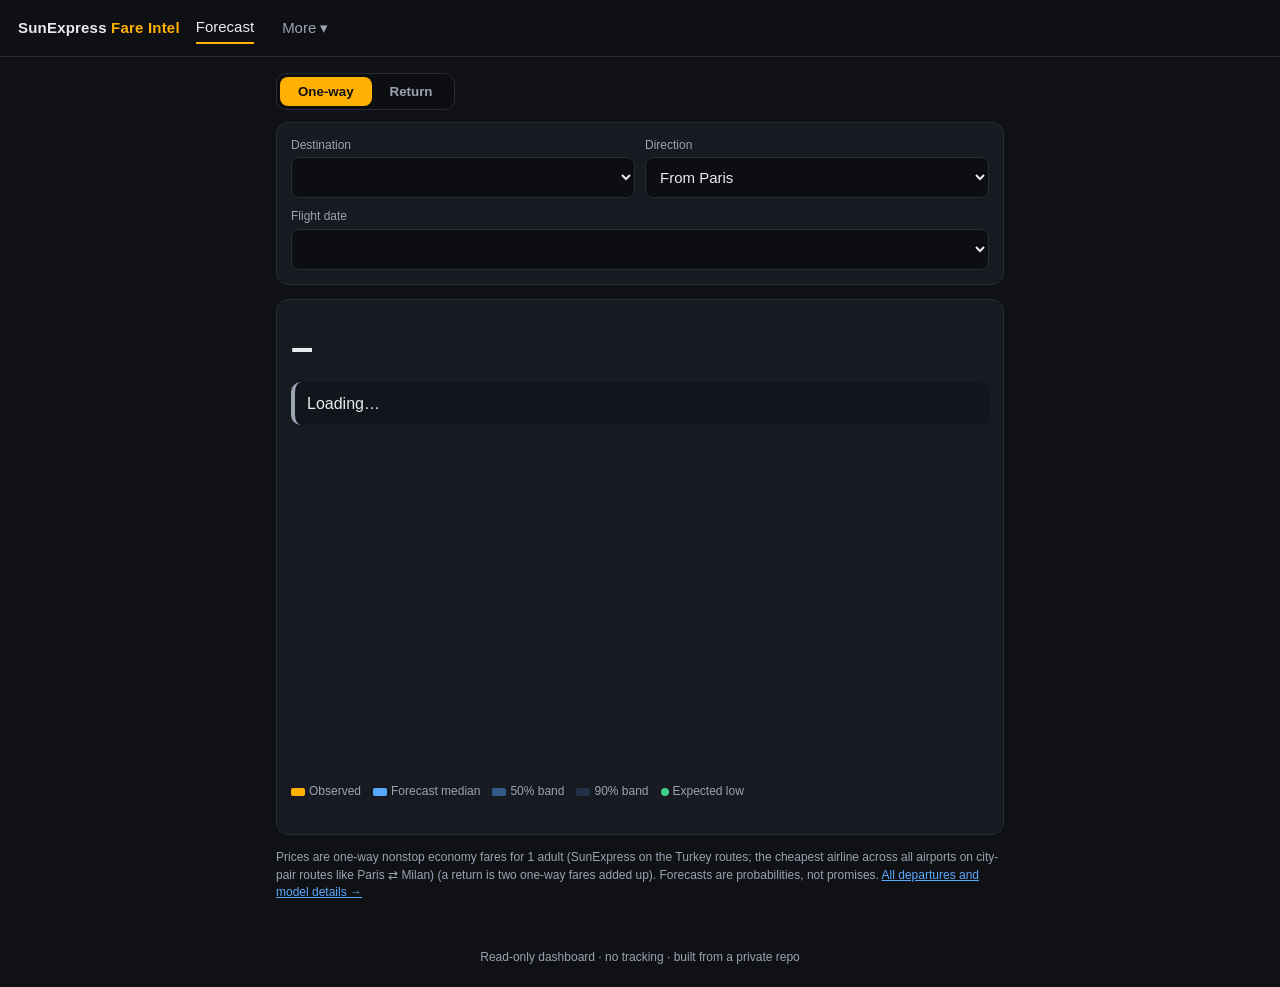
<file: index.html>
<!doctype html><html lang="en"><head><meta charset="utf-8"><meta name="robots" content="noindex,nofollow"><link rel="icon" href="data:,"><meta name="viewport" content="width=device-width,initial-scale=1">
<title>Forecast · SunExpress Fare Intel</title><link rel="stylesheet" href="assets/style.css">
<script src="assets/chart.umd.min.js"></script><script src="assets/common.js"></script><script src="assets/pair.js"></script><script src="assets/traj.js"></script></head><body>
<script>FI.header('index.html')</script>
<main class="focus">
<div class="seg" role="tablist" aria-label="Trip type"><button type="button" id="m-ow" class="on">One-way</button><button type="button" id="m-rt">Return</button></div>
<div class="card"><div class="pick">
 <div><label>Destination</label><select id="dest"></select></div>
 <div id="dirbox"><label>Direction</label><select id="dir"><option value="out">From Paris</option><option value="back">To Paris</option></select></div>
 <div class="full" id="owbox"><label>Flight date</label><select id="dep"></select></div>
 <div id="rtbox1" class="full" hidden><label>Outbound (from Paris)</label><select id="out"></select></div>
 <div id="rtbox2" class="full" hidden><label>Return (to Paris)</label><select id="back"></select></div>
</div></div>
<div class="card" id="heroCard">
 <div class="hero"><span class="price" id="price">–</span><span class="sub" id="sub"></span></div>
 <div class="vline" id="vline">Loading…</div>
 <div class="chartbox hero-chart"><canvas id="chart"></canvas></div>
 <div class="legend"><span><i style="background:#ffb000"></i>Observed</span><span><i style="background:#5aa9ff"></i>Forecast median</span><span><i style="background:rgba(90,169,255,.45)"></i>50% band</span><span><i style="background:rgba(90,169,255,.18)"></i>90% band</span><span><i style="background:#3ecf8e;border-radius:50%;width:8px"></i>Expected low</span></div>
 <div class="stats" id="stats"></div>
 <div class="acc" id="acc"></div>
</div>
<p class="small muted">Prices are one-way nonstop economy fares for 1 adult (SunExpress on the Turkey routes; the cheapest airline across all airports on city-pair routes like Paris ⇄ Milan) (a return is two one-way fares added up). Forecasts are probabilities, not promises. <a href="explorer.html" id="more">All departures and model details →</a></p>
</main><footer>Read-only dashboard · no tracking · built from a private repo</footer>
<script>
let DEP,META,FM,chart,mode='ow';const FC={},HI={};const $=id=>document.getElementById(id);
let DESTS=['AYT','ADB','GZT','ASR'];
const MON=['Jan','Feb','Mar','Apr','May','Jun','Jul','Aug','Sep','Oct','Nov','Dec'];const fmtD=s=>{const d=new Date(s+'T00:00:00Z');return d.getUTCDate()+' '+MON[d.getUTCMonth()];};
const addDays=(s,n)=>{const d=new Date(s+'T00:00:00Z');d.setUTCDate(d.getUTCDate()+n);return d.toISOString().slice(0,10);};
const dayDiff=(a,b)=>Math.round((Date.parse(b)-Date.parse(a))/864e5);
async function fc(r){if(!FC[r])FC[r]=await FI.json(`data/forecast/${r}.json`);return FC[r];}
async function hist(r){if(!HI[r])HI[r]=await FI.json(`data/history/${r}.json`);return HI[r];}
const opt=d=>`${d.dow} ${fmtD(d.dep_date)} ${d.dep_date.slice(0,4)} · ${FI.eur(d.price)}`;
(async()=>{
 const [d,m]=await Promise.all([FI.json('data/departures.json'),FI.json('data/forecast/meta.json')]);DEP=d.departures;META=d.meta;FM=m;FI.footer(META);
 DESTS=PAIR.dests(META);$('dest').innerHTML=DESTS.map(x=>`<option value="${x}">${META.city[x]||x}</option>`).join('');
 const qs=new URLSearchParams(location.search);
 if(qs.get('dest'))$('dest').value=qs.get('dest');if(qs.get('dir'))$('dir').value=qs.get('dir');
 $('m-ow').onclick=()=>setMode('ow');$('m-rt').onclick=()=>setMode('rt');
 $('dest').oninput=()=>fill();$('dir').oninput=()=>fill();$('dep').oninput=()=>draw();
 $('out').oninput=()=>fill(true);$('back').oninput=()=>draw();
 setMode(qs.get('mode')==='return'?'rt':'ow',qs);
})();
function setMode(m,qs){mode=m;['ow','rt'].forEach(k=>$('m-'+k).classList.toggle('on',k===m));
 $('dirbox').hidden=m==='rt';$('owbox').hidden=m==='rt';$('rtbox1').hidden=m!=='rt';$('rtbox2').hidden=m!=='rt';fill(false,qs);}
function legs(dest,dir){return DEP.filter(d=>d.price!=null&&d.dbd>=2&&(dir==='out'?d.dir==='out'&&d.dest===dest:d.dir==='back'&&d.origin===dest)).sort((a,b)=>a.dep_date<b.dep_date?-1:1);}
function fill(keepOut,qs){
 const dest=$('dest').value;
 if(mode==='ow'){const L=legs(dest,$('dir').value);const want=qs&&qs.get('dep');const cur=$('dep').value;
  $('dep').innerHTML=L.map(d=>`<option value="${d.id}">${opt(d)}</option>`).join('');
  const pick=[want,cur].find(v=>v&&L.some(d=>d.id===v));
  if(pick)$('dep').value=pick;else{const t=L.find(d=>d.dbd>=21)||L[0];if(t)$('dep').value=t.id;}
 }else{const O=legs(dest,'out'),Bk=legs(dest,'back');
  const prevO=keepOut?$('out').value:(qs&&qs.get('out'))||$('out').value;
  const okO=O.filter(o=>Bk.some(b=>b.dep_date>o.dep_date));
  $('out').innerHTML=okO.map(d=>`<option value="${d.id}">${opt(d)}</option>`).join('');
  if(okO.some(d=>d.id===prevO))$('out').value=prevO;else{const t=okO.find(d=>d.dbd>=21)||okO[0];if(t)$('out').value=t.id;}
  const o=DEP.find(d=>d.id===$('out').value);const B=o?Bk.filter(b=>b.dep_date>o.dep_date):[];
  const prevB=(qs&&qs.get('back'))||$('back').value;
  $('back').innerHTML=B.map(d=>`<option value="${d.id}">${opt(d)} · ${dayDiff(o.dep_date,d.dep_date)} nights</option>`).join('');
  if(B.some(d=>d.id===prevB))$('back').value=prevB;else{const t=B.find(b=>dayDiff(o.dep_date,b.dep_date)>=7)||B[0];if(t)$('back').value=t.id;}
  if(!Bk.length){$('vline').textContent=`The return leg (${META.city[dest]} → Paris) isn't collected for this route.`;return;}
 }
 draw();
}
async function draw(){
 let x,series,title,p0,fcRows,st,line,code,obs,dep_date;
 const today=FM.origin;
 if(mode==='ow'){
  x=DEP.find(d=>d.id===$('dep').value);if(!x)return;
  const [F,H]=await Promise.all([fc(x.route),hist(x.route)]);const f=F[x.id];
  obs=(H.history[x.id]||[]).map(p=>[p[0],p[1]]);dep_date=x.dep_date;
  if(!f){$('vline').textContent='No forecast for this flight yet.';return;}
  p0=f.p0;fcRows=f.h.map((h,i)=>({d:addDays(today,h),q:f.q[i]}));st=f.low;code=f.v;line=f.line;
  $('price').textContent=FI.eur(p0);$('sub').innerHTML=`${FI.routeName(x.route,META.city)} · ${x.dow} ${fmtD(x.dep_date)} · ${x.via||(x.flight+' '+(x.dep_time||''))}`;
  history.replaceState(null,'','?'+new URLSearchParams({dest:$('dest').value,dir:$('dir').value,dep:x.id}));
 }else{
  const a=DEP.find(d=>d.id===$('out').value),b=DEP.find(d=>d.id===$('back').value);if(!a||!b)return;
  const [Fa,Fb,Ha,Hb]=await Promise.all([fc(a.route),fc(b.route),hist(a.route),hist(b.route)]);const fa=Fa[a.id],fb=Fb[b.id];
  obs=PAIR.history(Ha.history[a.id],Hb.history[b.id]).map(p=>[p[0],p[1]]);dep_date=a.dep_date;
  if(!fa||!fb){$('vline').textContent='No forecast for one of the legs yet.';return;}
  // common horizons up to the outbound departure (you would book both legs before flying out)
  const hb=new Map(fb.h.map((h,i)=>[h,i]));const idx=fa.h.map((h,i)=>[h,i,hb.get(h)]).filter(t=>t[2]!=null);
  const hs=idx.map(t=>t[0]);
  const legsQ=[{p0:fa.p0,q:idx.map(t=>fa.q[t[1]])},{p0:fb.p0,q:idx.map(t=>fb.q[t[2]])}];
  const paths=TRAJ.sample(legsQ,hs,FM.ZL,FM.beta,FM.rho_x,1500,7);
  const Q=TRAJ.quantiles(paths,FM.QL);p0=fa.p0+fb.p0;const dates=hs.map(h=>addDays(today,h));
  fcRows=hs.map((h,i)=>({d:dates[i],q:Q[i]}));st=TRAJ.lowest(p0,paths,dates);[code,line]=TRAJ.verdict(p0,st,Q.map(q=>q[3]));
  $('price').textContent=FI.eur(p0);$('sub').innerHTML=`${PAIR.home(META,$('dest').value)} ⇄ ${META.city[$('dest').value]} · ${fmtD(a.dep_date)} → ${fmtD(b.dep_date)} · ${dayDiff(a.dep_date,b.dep_date)} nights · ${FI.eur(fa.p0)} + ${FI.eur(fb.p0)}`;
  history.replaceState(null,'','?'+new URLSearchParams({mode:'return',dest:$('dest').value,out:a.id,back:b.id}));
 }
 $('vline').className='vline '+code;$('vline').textContent=line;
 // chart on a numeric day axis (0 = today)
 const X=d=>dayDiff(today,d);
 const hist_=obs.map(([d,p])=>({x:X(d),y:p}));
 const f0={x:0,y:p0};const q=i=>[{x:0,y:p0},...fcRows.map(r=>({x:X(r.d),y:r.q[i]}))];
 const low=st&&st.p_cheaper>=0.25&&st.dip_week?[{x:Math.max(1,X(st.dip_week)+3),y:st.low_med}]:[];
 const ds=[
  {label:'q05',data:q(0),borderWidth:0,pointRadius:0,fill:false},
  {label:'90% band',data:q(6),borderWidth:0,pointRadius:0,fill:'-1',backgroundColor:'rgba(90,169,255,.16)'},
  {label:'q25',data:q(2),borderWidth:0,pointRadius:0,fill:false},
  {label:'50% band',data:q(4),borderWidth:0,pointRadius:0,fill:'-1',backgroundColor:'rgba(90,169,255,.38)'},
  {label:'Forecast median',data:q(3),borderColor:'#5aa9ff',borderWidth:2,borderDash:[5,4],pointRadius:0,fill:false},
  {label:'Observed',data:hist_,borderColor:'#ffb000',borderWidth:2.2,pointRadius:0,stepped:true,fill:false},
  {label:'Expected low',data:low,showLine:false,pointRadius:6,pointBackgroundColor:'#3ecf8e',borderColor:'#0f1115',borderWidth:2}];
 if(chart)chart.destroy();
 const xmin=hist_.length?hist_[0].x:-1,xmax=X(dep_date);
 chart=new Chart($('chart'),{type:'line',data:{datasets:ds},options:{responsive:true,maintainAspectRatio:false,parsing:false,animation:false,
  interaction:{mode:'nearest',axis:'x',intersect:false},
  plugins:{legend:{display:false},tooltip:{filter:i=>['Observed','Forecast median','Expected low','90% band','50% band'].includes(i.dataset.label),
   callbacks:{title:i=>fmtD(addDays(today,i[0].parsed.x)),label:i=>`${i.dataset.label}: €${Math.round(i.parsed.y)}`}}},
  scales:{x:{type:'linear',min:xmin,max:xmax,afterBuildTicks:ax=>{const t=[xmin,Math.round(xmin/2),0,Math.round(xmax/2),xmax].filter((v,i,a)=>a.indexOf(v)===i&&(v===0||Math.abs(v)>=Math.max(3,(xmax-xmin)/12)||v===xmin||v===xmax));ax.ticks=t.map(v=>({value:v}));},ticks:{autoSkip:false,maxRotation:0,callback:v=>fmtD(addDays(today,v))},grid:{color:c=>c.tick&&c.tick.value===0?'#9aa3b2':'#262b36'}},
   y:{ticks:{callback:v=>'€'+v}}}}});
 const dd=X(dep_date);
 $('stats').innerHTML=`<div class="stat"><span>Expected lowest</span><b>${FI.eur(st.low_med)}</b><span>${st.dip_week&&st.p_cheaper>=0.25?'likely week of '+fmtD(st.dip_week):'likely today’s price'}</span></div>
 <div class="stat"><span>Chance of a cheaper fare</span><b>${Math.round(+st.p_cheaper.toFixed(2)*100)}%</b><span>≥€3 below today</span></div>
 <div class="stat"><span>Departure</span><b>${dd} days</b><span>${fmtD(dep_date)}</span></div>`;
 accNote(dd);
}
function accNote(dd){
 const a=FM.accuracy,lv=FM.live||{};const b=dd<=7?'1-7':dd<=14?'8-14':dd<=30?'15-30':'31-60';
 const w=(lv.windows||{})['30d']||(lv.windows||{}).all;const mine=w?w.overall.find(r=>r.model_version===FM.version):null;
 const liveTxt=mine?`Live (${lv.live_days} day${lv.live_days>1?'s':''} scored): 90% band hit <b>${Math.round(mine.cov90*100)}%</b>, typical error <b>€${mine.med_ae.toFixed(0)}</b>.`
  :`Live track record: logging since ${(FM.live.snapshots[FM.version]||{}).first_origin||FM.origin}; first scores appear as the forecast days arrive.`;
 $('acc').innerHTML=`<b>How accurate is this?</b> In a rolling backtest (${a.origins.length} weekly origins, ${a.n_test.toLocaleString('en')} forecasts) the 90% band contained the real price <b>${Math.round(a.cov90*100)}%</b> of the time; average error of the median €${a.mae_by_bucket['1-7']} at 1–7 days, €${a.mae_by_bucket['15-30']} at 15–30 days, €${a.mae_by_bucket['31-60']} at 31–60 days.
 ${dd>60?'<b>Beyond 60 days the bands are extrapolated</b> (only ~9 weeks of history), so treat them as rough. ':''}${/GZT|ASR/.test($('dest').value)?'Gaziantep and Kayseri have only a handful of seasonal flights, so this route borrows patterns from the others. ':''}<br>${liveTxt} <a href="track.html">Track record →</a>`;
}
</script></body></html>
</file>
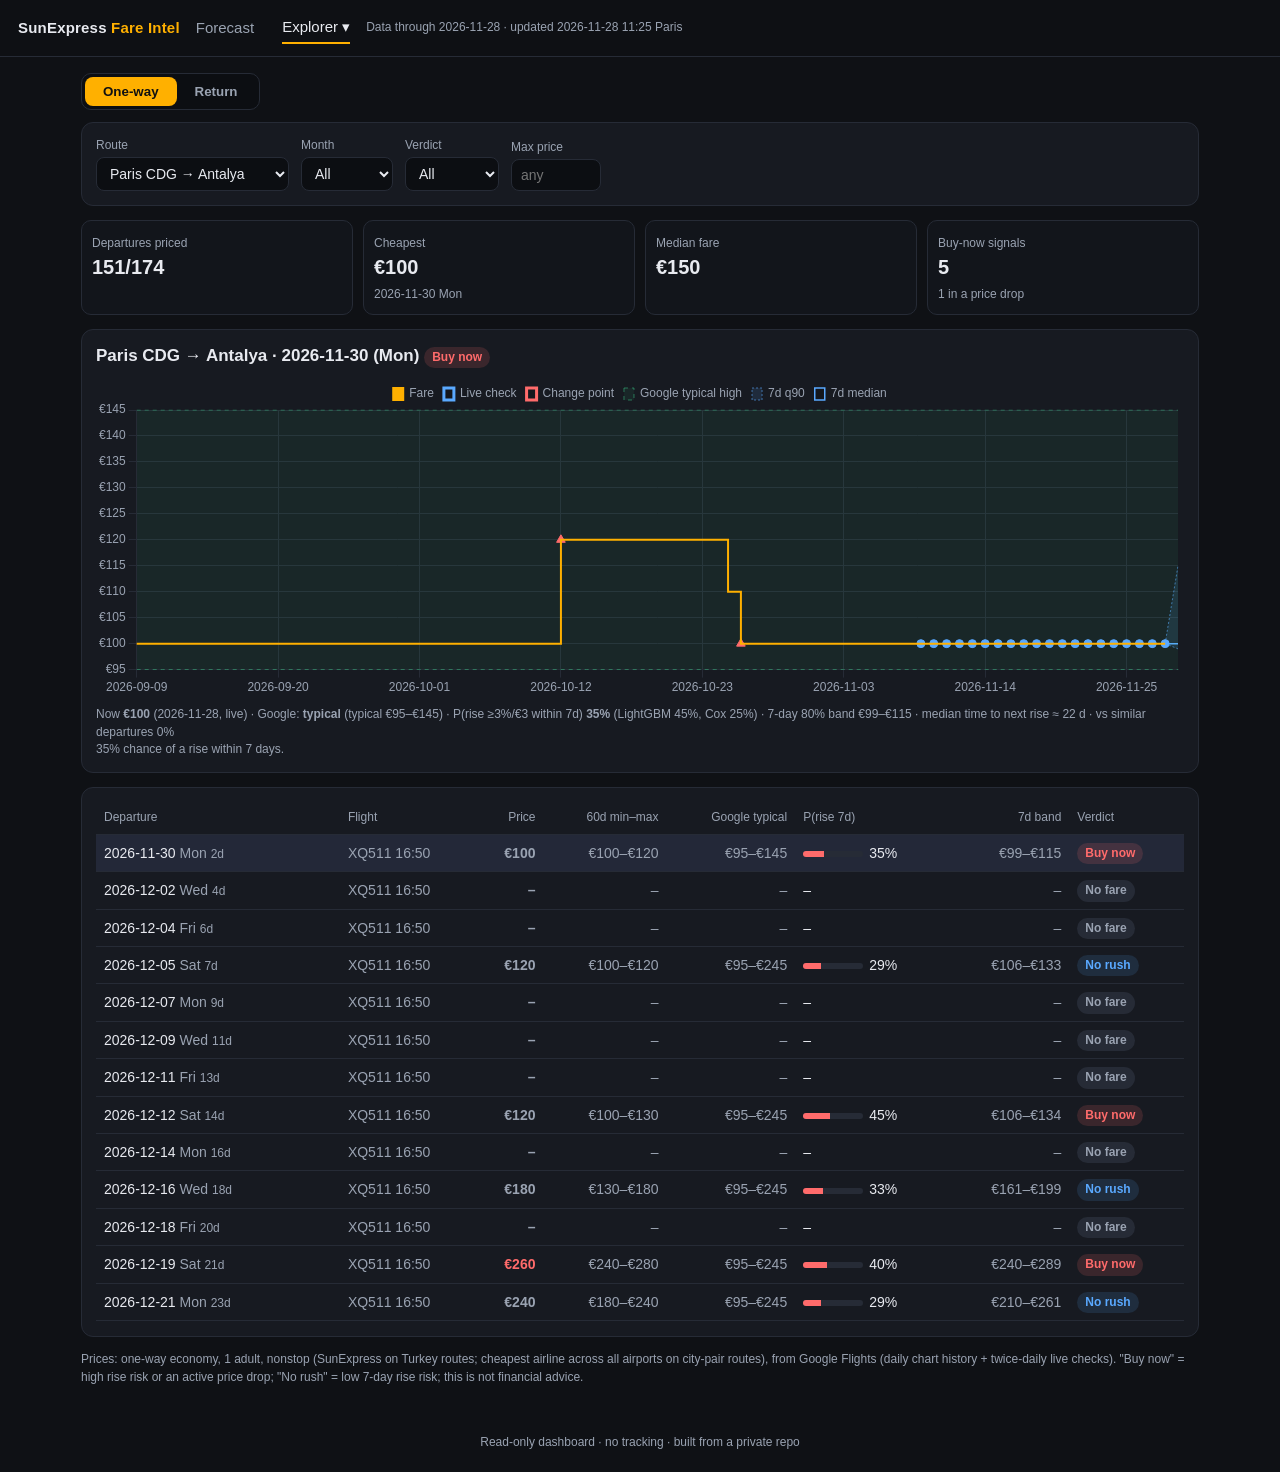
<file: explorer.html>
<!doctype html><html lang="en"><head><meta charset="utf-8"><meta name="robots" content="noindex,nofollow"><link rel="icon" href="data:,"><meta name="viewport" content="width=device-width,initial-scale=1">
<title>Explorer · SunExpress Fare Intel</title><link rel="stylesheet" href="assets/style.css">
<script src="assets/chart.umd.min.js"></script><script src="assets/common.js"></script><script src="assets/pair.js"></script><script src="assets/return.js"></script></head><body>
<script>FI.header('explorer.html')</script>
<main>
<div class="seg" role="tablist" aria-label="Trip type"><button type="button" id="m-ow" role="tab" class="on" aria-selected="true">One-way</button><button type="button" id="m-rt" role="tab" aria-selected="false">Return</button></div>
<div id="ow">
<div class="card"><div class="row">
 <div><label>Route</label><select id="route"></select></div>
 <div><label>Month</label><select id="month"><option value="">All</option></select></div>
 <div><label>Verdict</label><select id="verdict"><option value="">All</option><option>Buy now</option><option>Wait</option><option>No rush</option><option>No fare</option></select></div>
 <div><label>Max price</label><input id="maxp" type="number" placeholder="any" style="width:90px"></div>
</div></div>
<div class="kpis" id="kpis"></div>
<div class="card" style="margin-top:14px"><h2 id="ctitle">Select a departure</h2>
 <div class="chartbox"><canvas id="chart"></canvas></div>
 <div id="detail" class="small muted" style="margin-top:8px"></div></div>
<div class="card"><div class="scroll"><table><thead><tr>
 <th>Departure</th><th class="hide-m">Flight</th><th class="num">Price</th><th class="num hide-m">60d min–max</th><th class="num hide-m">Google typical</th>
 <th>P(rise 7d)</th><th class="num hide-m">7d band</th><th>Verdict</th></tr></thead><tbody id="tb"></tbody></table></div></div>
<p class="small muted">Prices: one-way economy, 1 adult, nonstop (SunExpress on Turkey routes; cheapest airline across all airports on city-pair routes), from Google Flights (daily chart history + twice-daily live checks). "Buy now" = high rise risk or an active price drop; "No rush" = low 7-day rise risk; this is not financial advice.</p>
</div>
<div id="rt" hidden>
<div class="card"><div class="row rrow">
 <div><label>Route</label><select id="rdest"></select></div>
 <div class="grow"><label>Outbound (Paris → destination)</label><select id="rout"></select></div>
 <div class="grow"><label>Return (destination → Paris)</label><select id="rback"></select></div>
</div><p id="rnote" class="small" hidden></p></div>
<div id="rbody">
<div class="kpis" id="rkpis"></div>
<div class="card" style="margin-top:14px"><h2 id="rctitle">Return price history</h2>
 <div class="chartbox"><canvas id="rchart"></canvas></div>
 <div id="rhnote" class="small muted" style="margin-top:8px"></div></div>
<div class="grid2" id="rlegs"></div>
<p class="small muted" id="rverdict"></p>
<div class="card"><div class="row" style="justify-content:space-between"><h2 id="rttl" style="margin:0">Cheapest returns</h2>
 <div class="row"><div><label>Nights min</label><input id="rmin" type="number" min="1" max="60" value="3" style="width:70px"></div>
 <div><label>Nights max</label><input id="rmax" type="number" min="1" max="60" value="14" style="width:70px"></div>
 <div><label>Outbound month</label><select id="rmonth"><option value="">Any</option></select></div></div></div>
 <div class="scroll" style="margin-top:10px"><table><thead><tr><th class="hide-m">#</th><th>Out</th><th>Back</th><th class="num">Nights</th><th class="num">Total</th><th class="num hide-m">Out + back</th><th class="num hide-m">7d band</th><th class="hide-m">Risk</th><th>Verdict</th></tr></thead><tbody id="rtb"></tbody></table></div>
 <p class="small muted" style="margin-bottom:0">Tap a row to load that pair above.</p></div>
</div>
<p class="small muted">Return = two one-way fares added up (each leg is priced separately; 1 adult, economy). Risk = chance at least one leg rises ≥3%/€3 within 7 days, legs treated as independent. 7-day band = sum of the legs' 80% bands. Not financial advice.</p>
</div>
</main><footer>Read-only dashboard · no tracking · built from a private repo</footer>
<script>
let DEP=[],META,HIST={},chart;
const $=id=>document.getElementById(id);
(async()=>{
 const d=await FI.json('data/departures.json');DEP=d.departures;META=d.meta;FI.footer(META);
 const qs=new URLSearchParams(location.search);
 (META.route_info?META.route_info.map(x=>x[0]):META.routes).forEach(r=>$('route').insertAdjacentHTML('beforeend',`<option value="${r}">${FI.routeName(r,META.city)}</option>`));
 if(qs.get('route'))$('route').value=qs.get('route');
 ['route','month','verdict','maxp'].forEach(i=>$(i).addEventListener('input',render));
 RT.init(DEP,META,qs);
 $('m-ow').onclick=()=>setMode('ow');$('m-rt').onclick=()=>setMode('rt');
 if(qs.get('mode')==='return')setMode('rt');
 await render(qs.get('dep'));
})();
function setMode(m){
 $('ow').hidden=m!=='ow';$('rt').hidden=m!=='rt';
 ['ow','rt'].forEach(k=>{$('m-'+k).classList.toggle('on',k===m);$('m-'+k).setAttribute('aria-selected',k===m);});
 if(m==='rt')RT.activate();else{const q=new URLSearchParams(location.search);if(q.get('mode')){history.replaceState(null,'',location.pathname);}if(chart)chart.resize();}
}
async function loadHist(r){if(!HIST[r])HIST[r]=await FI.json(`data/history/${r}.json`);return HIST[r];}
async function render(selId){
 const r=$('route').value;const all=DEP.filter(x=>x.route===r);
 const months=[...new Set(all.map(x=>x.dep_date.slice(0,7)))];
 const mcur=$('month').value;$('month').innerHTML='<option value="">All</option>'+months.map(m=>`<option ${m===mcur?'selected':''}>${m}</option>`).join('');
 const mp=+$('maxp').value||Infinity;
 const rows=all.filter(x=>(!$('month').value||x.dep_date.startsWith($('month').value))&&(!$('verdict').value||x.verdict===$('verdict').value)&&((x.price??0)<=mp));
 const priced=all.filter(x=>x.price!=null);const cheapest=priced.slice().sort((a,b)=>a.price-b.price)[0];
 const buy=priced.filter(x=>x.verdict==='Buy now').length,sale=priced.filter(x=>x.sale).length;
 $('kpis').innerHTML=`<div class="kpi"><span class="muted small">Departures priced</span><b>${priced.length}/${all.length}</b></div>
 <div class="kpi"><span class="muted small">Cheapest</span><b>${cheapest?FI.eur(cheapest.price):'–'}</b><span class="small muted">${cheapest?cheapest.dep_date+' '+cheapest.dow:''}</span></div>
 <div class="kpi"><span class="muted small">Median fare</span><b>${FI.eur(priced.map(x=>x.price).sort((a,b)=>a-b)[Math.floor(priced.length/2)])}</b></div>
 <div class="kpi"><span class="muted small">Buy-now signals</span><b>${buy}</b><span class="small muted">${sale} in a price drop</span></div>`;
 $('tb').innerHTML=rows.map(x=>`<tr data-id="${x.id}"><td>${x.dep_date} <span class="muted">${x.dow}</span> <span class="muted small">${x.dbd}d</span>${x.sale?'<span class="tag">drop</span>':''}</td>
  <td class="hide-m muted">${x.via||(x.flight+' '+(x.dep_time||''))}</td><td class="num"><b class="f-${x.fair||'typical'}">${FI.eur(x.price)}</b></td>
  <td class="num hide-m muted">${x.min60!=null?FI.eur(x.min60)+'–'+FI.eur(x.max60):'–'}</td>
  <td class="num hide-m muted">${x.g_lo!=null?FI.eur(x.g_lo)+'–'+FI.eur(x.g_hi):'–'}</td>
  <td>${FI.bar(x.p_rise)}</td><td class="num hide-m muted">${x.q10!=null?FI.eur(x.q10)+'–'+FI.eur(x.q90):'–'}</td><td>${FI.pill(x.verdict)}</td></tr>`).join('')||'<tr><td colspan=8 class="muted">No departures match.</td></tr>';
 [...$('tb').querySelectorAll('tr[data-id]')].forEach(tr=>tr.onclick=()=>show(tr.dataset.id));
 const first=selId&&rows.find(x=>x.id===selId)?selId:(rows.find(x=>x.price!=null)||{}).id;
 if(first)show(first);
}
async function show(id){
 const x=DEP.find(d=>d.id===id);if(!x)return;
 document.querySelectorAll('#tb tr').forEach(tr=>tr.classList.toggle('sel',tr.dataset.id===id));
 const H=await loadHist(x.route);const h=(H.history[id]||[]);const cps=new Set((H.changepoints||{})[id]||[]);
 const labels=h.map(p=>p[0]);
 let fl=null;if(x.q50!=null){const d=new Date(x.price_date);d.setDate(d.getDate()+7);fl=d.toISOString().slice(0,10);labels.push(fl);}
 const line=h.map(p=>p[1]);const live=h.map(p=>p[2]==='L'?p[1]:null);const cp=h.map(p=>cps.has(p[0])?p[1]:null);
 const ds=[{label:'Fare',data:line,borderColor:'#ffb000',backgroundColor:'#ffb000',pointRadius:0,stepped:true,borderWidth:2},
  {label:'Live check',data:live,showLine:false,pointRadius:4,pointBackgroundColor:'#5aa9ff',borderColor:'#5aa9ff'},
  {label:'Change point',data:cp,showLine:false,pointRadius:5,pointStyle:'triangle',pointBackgroundColor:'#ff6b6b',borderColor:'#ff6b6b'}];
 if(x.g_lo!=null){ds.push({label:'Google typical low',data:labels.map(()=>x.g_lo),borderColor:'rgba(62,207,142,.5)',borderDash:[4,4],pointRadius:0,borderWidth:1,fill:false});
  ds.push({label:'Google typical high',data:labels.map(()=>x.g_hi),borderColor:'rgba(62,207,142,.5)',borderDash:[4,4],pointRadius:0,borderWidth:1,fill:'-1',backgroundColor:'rgba(62,207,142,.07)'});}
 if(fl){const n=labels.length;const band=(v)=>labels.map((l,i)=>i===n-2||i===n-1?(i===n-1?v:x.price):null);
  ds.push({label:'7d q10',data:band(x.q10),borderColor:'rgba(90,169,255,.6)',pointRadius:0,borderWidth:1,spanGaps:true,borderDash:[2,2]});
  ds.push({label:'7d q90',data:band(x.q90),borderColor:'rgba(90,169,255,.6)',pointRadius:0,borderWidth:1,spanGaps:true,borderDash:[2,2],fill:'-1',backgroundColor:'rgba(90,169,255,.12)'});
  ds.push({label:'7d median',data:band(x.q50),borderColor:'#5aa9ff',pointRadius:[0],borderWidth:1.5,spanGaps:true});}
 if(chart)chart.destroy();
 chart=new Chart($('chart'),{type:'line',data:{labels,datasets:ds},options:{responsive:true,maintainAspectRatio:false,interaction:{mode:'index',intersect:false},
  plugins:{legend:{labels:{boxWidth:10,filter:i=>!/q10|typical low/.test(i.text)}},tooltip:{filter:i=>i.raw!=null}},scales:{x:{ticks:{maxTicksLimit:8}},y:{ticks:{callback:v=>'€'+v}}}}});
 $('ctitle').innerHTML=`${FI.routeName(x.route,META.city)} · ${x.dep_date} (${x.dow}) ${FI.pill(x.verdict)}`;
 $('detail').innerHTML=x.price==null?x.reason:`Now <b>${FI.eur(x.price)}</b> (${x.price_date}${x.src==='L'?', live':''}) · Google: <b class="f-${x.fair}">${x.g_level||'n/a'}</b>${x.g_lo!=null?` (typical ${FI.eur(x.g_lo)}–${FI.eur(x.g_hi)})`:''}
  · P(rise ≥3%/€3 within 7d) <b>${FI.pct(x.p_rise)}</b> (LightGBM ${FI.pct(x.p_lgbm)}, Cox ${FI.pct(x.p_cox)}) · 7-day 80% band ${FI.eur(x.q10)}–${FI.eur(x.q90)}
  ${x.med_days_to_rise!=null?` · median time to next rise ≈ ${x.med_days_to_rise} d`:''} · vs similar departures ${x.rel_base?Math.round((x.rel_base-1)*100)+'%':'–'}<br>${x.reason}`;
}
</script></body></html>
</file>
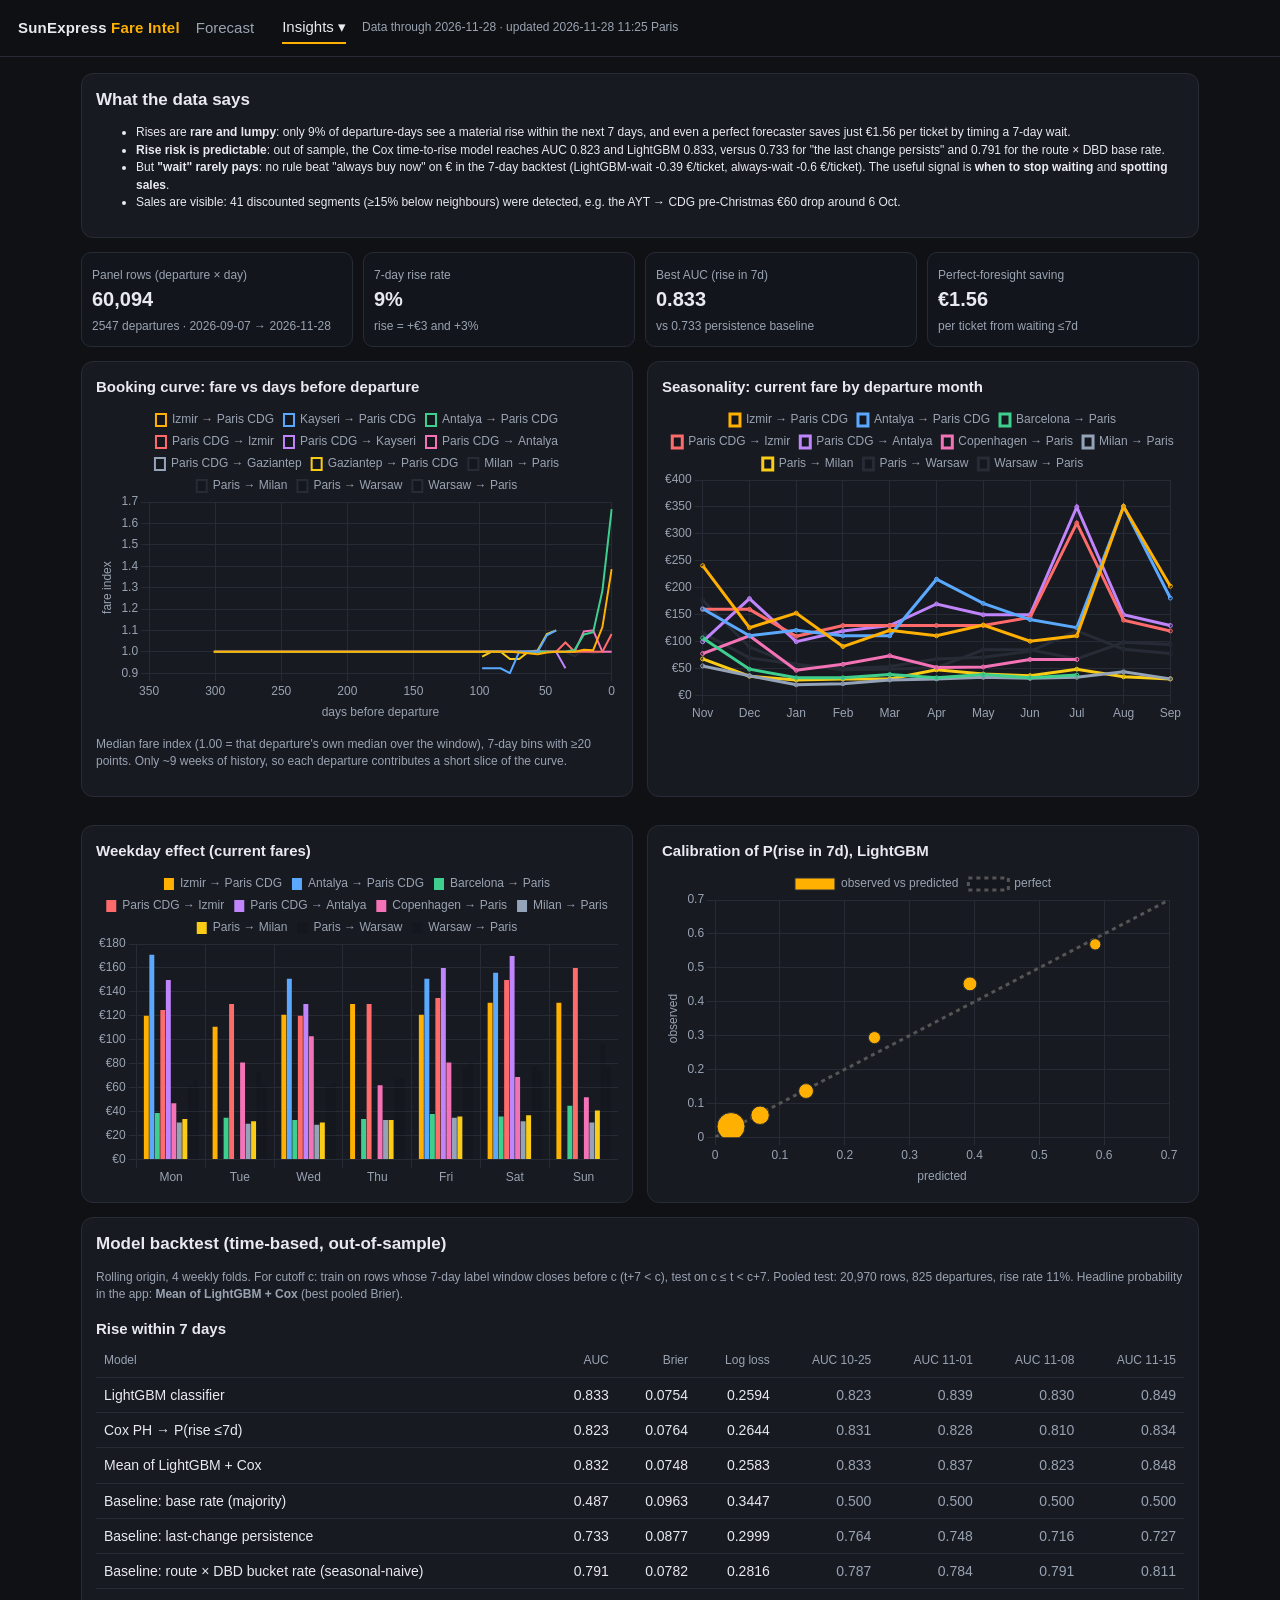
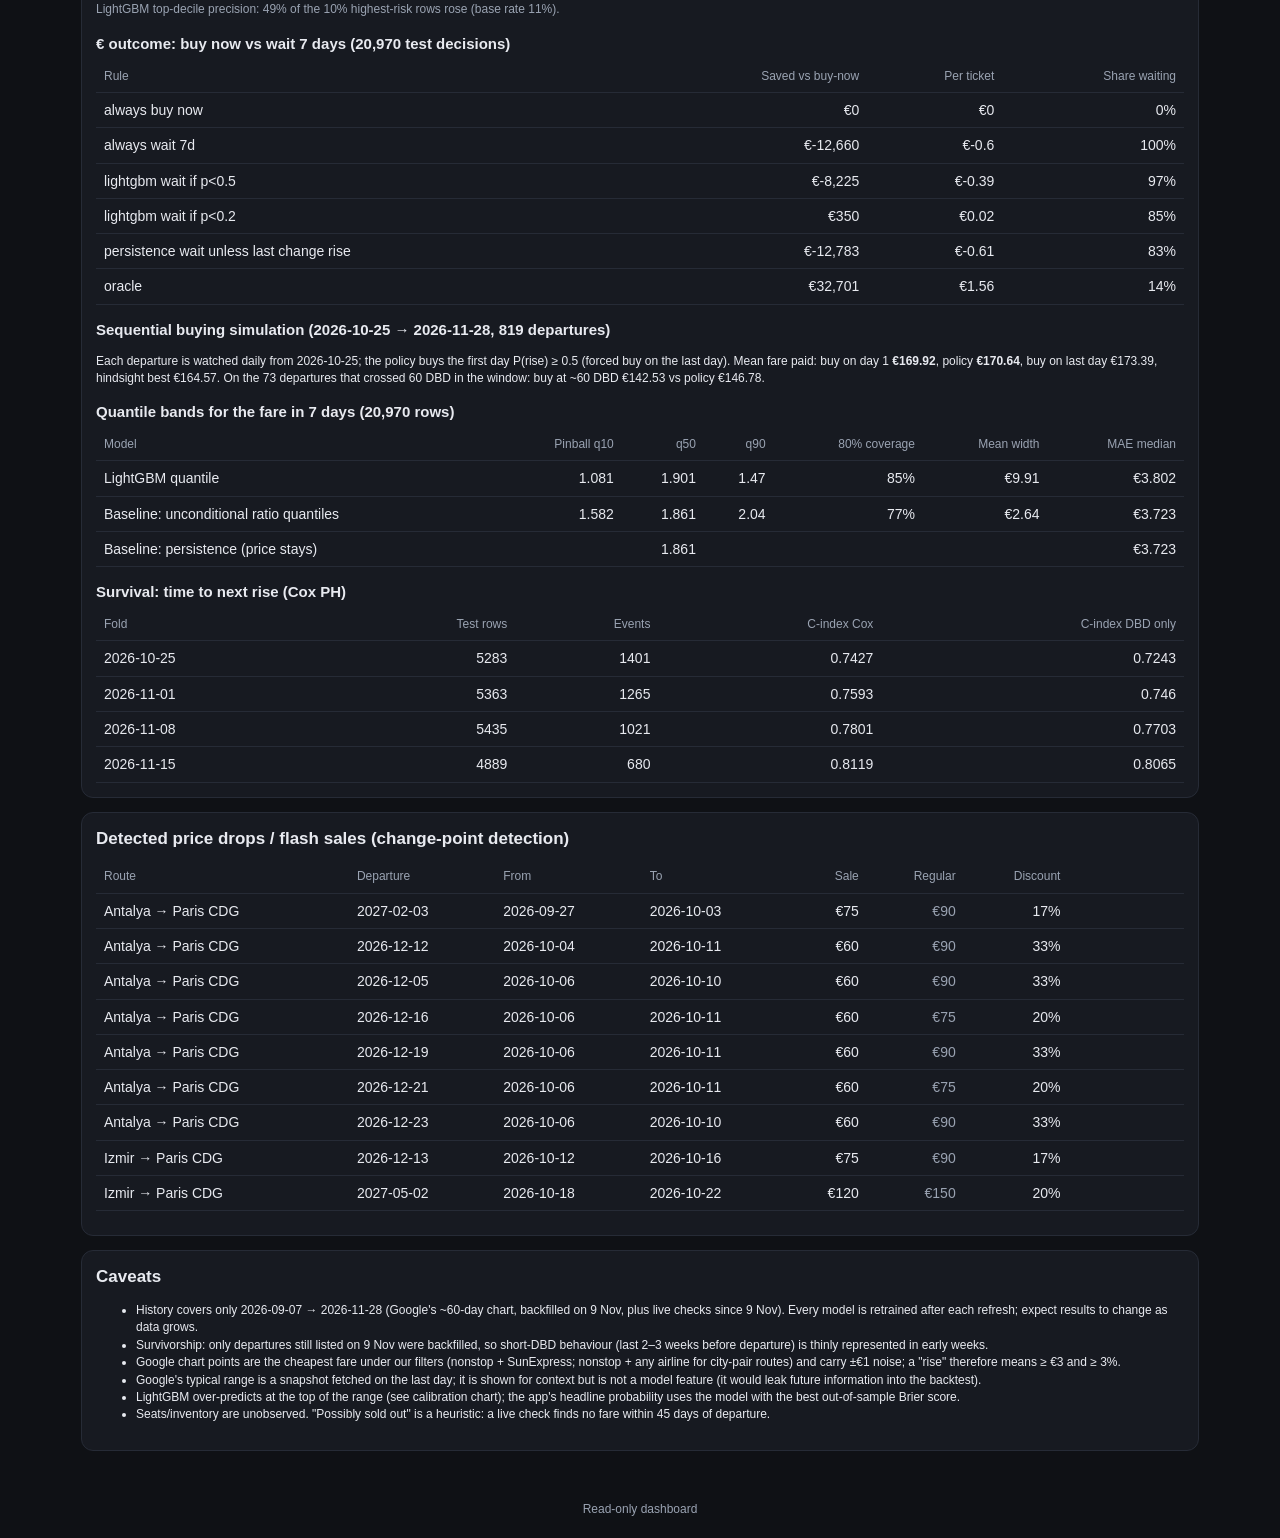
<file: insights.html>
<!doctype html><html lang="en"><head><meta charset="utf-8"><meta name="robots" content="noindex,nofollow"><link rel="icon" href="data:,"><meta name="viewport" content="width=device-width,initial-scale=1">
<title>Insights · SunExpress Fare Intel</title><link rel="stylesheet" href="assets/style.css">
<script src="assets/chart.umd.min.js"></script><script src="assets/common.js"></script></head><body>
<script>FI.header('insights.html')</script>
<main>
<div class="card"><h2>What the data says</h2><div id="headline" class="small"></div></div>
<div class="kpis" id="kpis"></div>
<div class="grid2" style="margin-top:14px">
 <div class="card"><h3 style="margin-top:0">Booking curve: fare vs days before departure</h3><div class="chartbox"><canvas id="dbd"></canvas></div>
  <p class="small muted">Median fare index (1.00 = that departure's own median over the window), 7-day bins with ≥20 points. Only ~9 weeks of history, so each departure contributes a short slice of the curve.</p></div>
 <div class="card"><h3 style="margin-top:0">Seasonality: current fare by departure month</h3><div class="chartbox"><canvas id="month"></canvas></div></div>
 <div class="card"><h3 style="margin-top:0">Weekday effect (current fares)</h3><div class="chartbox"><canvas id="wk"></canvas></div></div>
 <div class="card"><h3 style="margin-top:0">Calibration of P(rise in 7d), LightGBM</h3><div class="chartbox"><canvas id="cal"></canvas></div></div>
</div>
<div class="card"><h2>Model backtest (time-based, out-of-sample)</h2><div id="bt"></div></div>
<div class="card"><h2>Detected price drops / flash sales (change-point detection)</h2><div class="scroll" style="max-height:360px"><table><thead><tr><th>Route</th><th>Departure</th><th>From</th><th>To</th><th class="num">Sale</th><th class="num">Regular</th><th class="num">Discount</th><th></th></tr></thead><tbody id="sales"></tbody></table></div></div>
<div class="card"><h2>Caveats</h2><ul class="small" id="cav"></ul></div>
</main><footer>Read-only dashboard</footer>
<script>
const $=id=>document.getElementById(id);const COL=['#ffb000','#5aa9ff','#3ecf8e','#ff6b6b','#c084fc','#f472b6','#94a3b8','#facc15'];
(async()=>{
 const [d,I]=await Promise.all([FI.json('data/departures.json'),FI.json('data/insights.json')]);FI.footer(d.meta);const B=I.backtest,C=d.meta.city;
 const rn=r=>FI.routeName(r,C);
 const lg=B.classifier.lightgbm,cx=B.classifier.cox_ph_p7,en=B.classifier.ensemble_mean,mj=B.classifier.majority_rate,ps=B.classifier.last_change_persistence,db=B.classifier.route_dbd_bucket_rate;
 const dec=B.decision_7d,q=B.quantiles,seq=B.sequential[1];
 $('kpis').innerHTML=`<div class="kpi"><span class="muted small">Panel rows (departure × day)</span><b>${I.data.rows_panel.toLocaleString()}</b><span class="small muted">${I.data.departures} departures · ${I.data.first_date} → ${I.data.last_date}</span></div>
 <div class="kpi"><span class="muted small">7-day rise rate</span><b>${FI.pct(I.data.rise_rate)}</b><span class="small muted">rise = +€3 and +3%</span></div>
 <div class="kpi"><span class="muted small">Best AUC (rise in 7d)</span><b>${Math.max(lg.auc,cx.auc,en.auc).toFixed(3)}</b><span class="small muted">vs ${ps.auc.toFixed(3)} persistence baseline</span></div>
 <div class="kpi"><span class="muted small">Perfect-foresight saving</span><b>€${dec.oracle.saved_per_ticket_eur}</b><span class="small muted">per ticket from waiting ≤7d</span></div>`;
 $('headline').innerHTML=`<ul>
 <li>Rises are <b>rare and lumpy</b>: only ${FI.pct(I.data.rise_rate)} of departure-days see a material rise within the next 7 days, and even a perfect forecaster saves just €${dec.oracle.saved_per_ticket_eur} per ticket by timing a 7-day wait.</li>
 <li><b>Rise risk is predictable</b>: out of sample, the Cox time-to-rise model reaches AUC ${cx.auc.toFixed(3)} and LightGBM ${lg.auc.toFixed(3)}, versus ${ps.auc.toFixed(3)} for "the last change persists" and ${db.auc.toFixed(3)} for the route × DBD base rate.</li>
 <li>But <b>"wait" rarely pays</b>: no rule beat "always buy now" on € in the 7-day backtest (LightGBM-wait ${dec['lightgbm_wait_if_p<0.5'].saved_per_ticket_eur} €/ticket, always-wait ${dec.always_wait_7d.saved_per_ticket_eur} €/ticket). The useful signal is <b>when to stop waiting</b> and <b>spotting sales</b>.</li>
 <li>Sales are visible: ${I.sales.length} discounted segments (≥15% below neighbours) were detected, e.g. the AYT → CDG pre-Christmas €60 drop around 6 Oct.</li></ul>`;
 // DBD curve
 new Chart($('dbd'),{type:'line',data:{datasets:Object.entries(I.dbd_curve).filter(([r,v])=>v.length>3).map(([r,v],i)=>({label:rn(r),data:v.map(p=>({x:p[0],y:p[1]})),borderColor:COL[i],pointRadius:0,borderWidth:2}))},
  options:{responsive:true,maintainAspectRatio:false,parsing:true,scales:{x:{type:'linear',reverse:true,title:{display:true,text:'days before departure'}},y:{title:{display:true,text:'fare index'}}},plugins:{legend:{labels:{boxWidth:10}}}}});
 const MN=['','Jan','Feb','Mar','Apr','May','Jun','Jul','Aug','Sep','Oct','Nov','Dec'];
 const order=[11,12,1,2,3,4,5,6,7,8,9];
 new Chart($('month'),{type:'line',data:{labels:order.map(m=>MN[m]),datasets:Object.entries(I.month).filter(([r,v])=>v.length>3).map(([r,v],i)=>{const m=Object.fromEntries(v.map(p=>[p[0],p[1]]));return{label:rn(r),data:order.map(k=>m[k]??null),borderColor:COL[i],spanGaps:true,pointRadius:2}})},
  options:{responsive:true,maintainAspectRatio:false,scales:{y:{ticks:{callback:v=>'€'+v}}},plugins:{legend:{labels:{boxWidth:10}}}}});
 const W=['Mon','Tue','Wed','Thu','Fri','Sat','Sun'];
 new Chart($('wk'),{type:'bar',data:{labels:W,datasets:Object.entries(I.weekday).filter(([r,v])=>v.length>1&&!/GZT|ASR/.test(r)).map(([r,v],i)=>{const m=Object.fromEntries(v.map(p=>[p[0],p[1]]));return{label:rn(r),data:W.map(k=>m[k]??null),backgroundColor:COL[i]}})},
  options:{responsive:true,maintainAspectRatio:false,scales:{y:{ticks:{callback:v=>'€'+v}}},plugins:{legend:{labels:{boxWidth:10}}}}});
 const cal=B.calibration_lightgbm;
 new Chart($('cal'),{type:'scatter',data:{datasets:[{label:'observed vs predicted',data:cal.map(c=>({x:c.mean_pred,y:c.observed,n:c.n})),pointRadius:cal.map(c=>3+Math.sqrt(c.n)/10),backgroundColor:'#ffb000'},{label:'perfect',data:[{x:0,y:0},{x:.7,y:.7}],showLine:true,pointRadius:0,borderColor:'#555',borderDash:[4,4]}]},
  options:{responsive:true,maintainAspectRatio:false,scales:{x:{title:{display:true,text:'predicted'},min:0,max:.7},y:{title:{display:true,text:'observed'},min:0,max:.7}},plugins:{tooltip:{callbacks:{label:c=>`pred ${c.raw.x?.toFixed(3)} obs ${c.raw.y?.toFixed(3)} n=${c.raw.n??''}`}}}}});
 // backtest tables
 const name={lightgbm:'LightGBM classifier',cox_ph_p7:'Cox PH → P(rise ≤7d)',ensemble_mean:'Mean of LightGBM + Cox',majority_rate:'Baseline: base rate (majority)',last_change_persistence:'Baseline: last-change persistence',route_dbd_bucket_rate:'Baseline: route × DBD bucket rate (seasonal-naive)'};
 const folds=B.folds.map(f=>f.cutoff);
 let h=`<p class="small muted">Rolling origin, ${B.folds.length} weekly folds. For cutoff c: train on rows whose 7-day label window closes before c (t+7 &lt; c), test on c ≤ t &lt; c+7. Pooled test: ${B.n_test_rows.toLocaleString()} rows, ${B.n_test_departures} departures, rise rate ${FI.pct(B.test_base_rate)}. Headline probability in the app: <b>${name[I.headline_model]}</b> (best pooled Brier).</p>
 <h3>Rise within 7 days</h3><div class="scroll"><table><thead><tr><th>Model</th><th class="num">AUC</th><th class="num">Brier</th><th class="num">Log loss</th>${folds.map(f=>`<th class="num hide-m">AUC ${f.slice(5)}</th>`).join('')}</tr></thead><tbody>`+
 Object.entries(B.classifier).map(([k,v])=>`<tr><td>${name[k]||k}</td><td class="num">${v.auc.toFixed(3)}</td><td class="num">${v.brier.toFixed(4)}</td><td class="num">${v.logloss.toFixed(4)}</td>${folds.map(f=>`<td class="num hide-m muted">${(v.per_fold_auc[f]??NaN).toFixed(3)}</td>`).join('')}</tr>`).join('')+`</tbody></table></div>
 <p class="small muted">LightGBM top-decile precision: ${FI.pct(B.lightgbm_top_decile_rise_rate)} of the 10% highest-risk rows rose (base rate ${FI.pct(B.test_base_rate)}).</p>
 <h3>€ outcome: buy now vs wait 7 days (${dec.n.toLocaleString()} test decisions)</h3><table><thead><tr><th>Rule</th><th class="num">Saved vs buy-now</th><th class="num">Per ticket</th><th class="num">Share waiting</th></tr></thead><tbody>`+
 Object.entries(dec).filter(([k])=>k!=='n').map(([k,v])=>`<tr><td>${k.replaceAll('_',' ')}</td><td class="num">€${v.saved_vs_buy_now_eur.toLocaleString()}</td><td class="num">€${v.saved_per_ticket_eur}</td><td class="num">${FI.pct(v.share_wait)}</td></tr>`).join('')+`</tbody></table>
 <h3>Sequential buying simulation (${seq.start} → ${seq.end}, ${seq.n_departures} departures)</h3>
 <p class="small">Each departure is watched daily from ${seq.start}; the policy buys the first day P(rise) ≥ ${seq.threshold} (forced buy on the last day). Mean fare paid: buy on day 1 <b>€${seq.mean_buy_first_day}</b>, policy <b>€${seq.mean_policy}</b>, buy on last day €${seq.mean_buy_last_day}, hindsight best €${seq.mean_hindsight_best}. On the ${seq.buy_at_60dbd.n} departures that crossed 60 DBD in the window: buy at ~60 DBD €${seq.buy_at_60dbd.mean_at60} vs policy €${seq.buy_at_60dbd.mean_policy_same_deps}.</p>
 <h3>Quantile bands for the fare in 7 days (${q.n.toLocaleString()} rows)</h3><table><thead><tr><th>Model</th><th class="num">Pinball q10</th><th class="num">q50</th><th class="num">q90</th><th class="num">80% coverage</th><th class="num">Mean width</th><th class="num">MAE median</th></tr></thead><tbody>`+
 [['LightGBM quantile',q.lightgbm_quantile],['Baseline: unconditional ratio quantiles',q.unconditional_ratio_quantiles]].map(([n,v])=>`<tr><td>${n}</td><td class="num">${v.pinball_q10}</td><td class="num">${v.pinball_q50}</td><td class="num">${v.pinball_q90}</td><td class="num">${FI.pct(v.coverage_80)}</td><td class="num">€${v.mean_width_eur}</td><td class="num">€${v.mae_median_eur}</td></tr>`).join('')+
 `<tr><td>Baseline: persistence (price stays)</td><td></td><td class="num">${q.persistence_pinball_q50}</td><td></td><td></td><td></td><td class="num">€${q.persistence_mae_eur}</td></tr></tbody></table>
 <h3>Survival: time to next rise (Cox PH)</h3><table><thead><tr><th>Fold</th><th class="num">Test rows</th><th class="num">Events</th><th class="num">C-index Cox</th><th class="num">C-index DBD only</th></tr></thead><tbody>`+
 B.survival.map(s=>`<tr><td>${s.fold}</td><td class="num">${s.n_test}</td><td class="num">${s.events_test}</td><td class="num">${s.cindex_cox}</td><td class="num">${s.cindex_dbd_only}</td></tr>`).join('')+`</tbody></table>`;
 $('bt').innerHTML=h;
 $('sales').innerHTML=I.sales.map(s=>`<tr onclick="location.href='index.html?route=${s.route_id}&dep=${encodeURIComponent(s.departure_id)}'"><td>${rn(s.route_id)}</td><td>${s.dep_date}</td><td>${s.start}</td><td>${s.end}</td><td class="num">€${s.sale_price}</td><td class="num muted">€${s.regular_price}</td><td class="num">${Math.round(s.discount*100)}%</td><td>${s.ongoing?'<span class="tag">ongoing</span>':''}</td></tr>`).join('');
 $('cav').innerHTML=[`History covers only ${I.data.first_date} → ${I.data.last_date} (Google's ~60-day chart, backfilled on 9 Nov, plus live checks since 9 Nov). Every model is retrained after each refresh; expect results to change as data grows.`,
 'Survivorship: only departures still listed on 9 Nov were backfilled, so short-DBD behaviour (last 2–3 weeks before departure) is thinly represented in early weeks.',
 'Google chart points are the cheapest fare under our filters (nonstop + SunExpress; nonstop + any airline for city-pair routes) and carry ±€1 noise; a "rise" therefore means ≥ €3 and ≥ 3%.',
 'Google\'s typical range is a snapshot fetched on the last day; it is shown for context but is not a model feature (it would leak future information into the backtest).',
 'LightGBM over-predicts at the top of the range (see calibration chart); the app\'s headline probability uses the model with the best out-of-sample Brier score.',
 'Seats/inventory are unobserved. "Possibly sold out" is a heuristic: a live check finds no fare within 45 days of departure.'].map(x=>`<li>${x}</li>`).join('');
})();
</script></body></html>
</file>
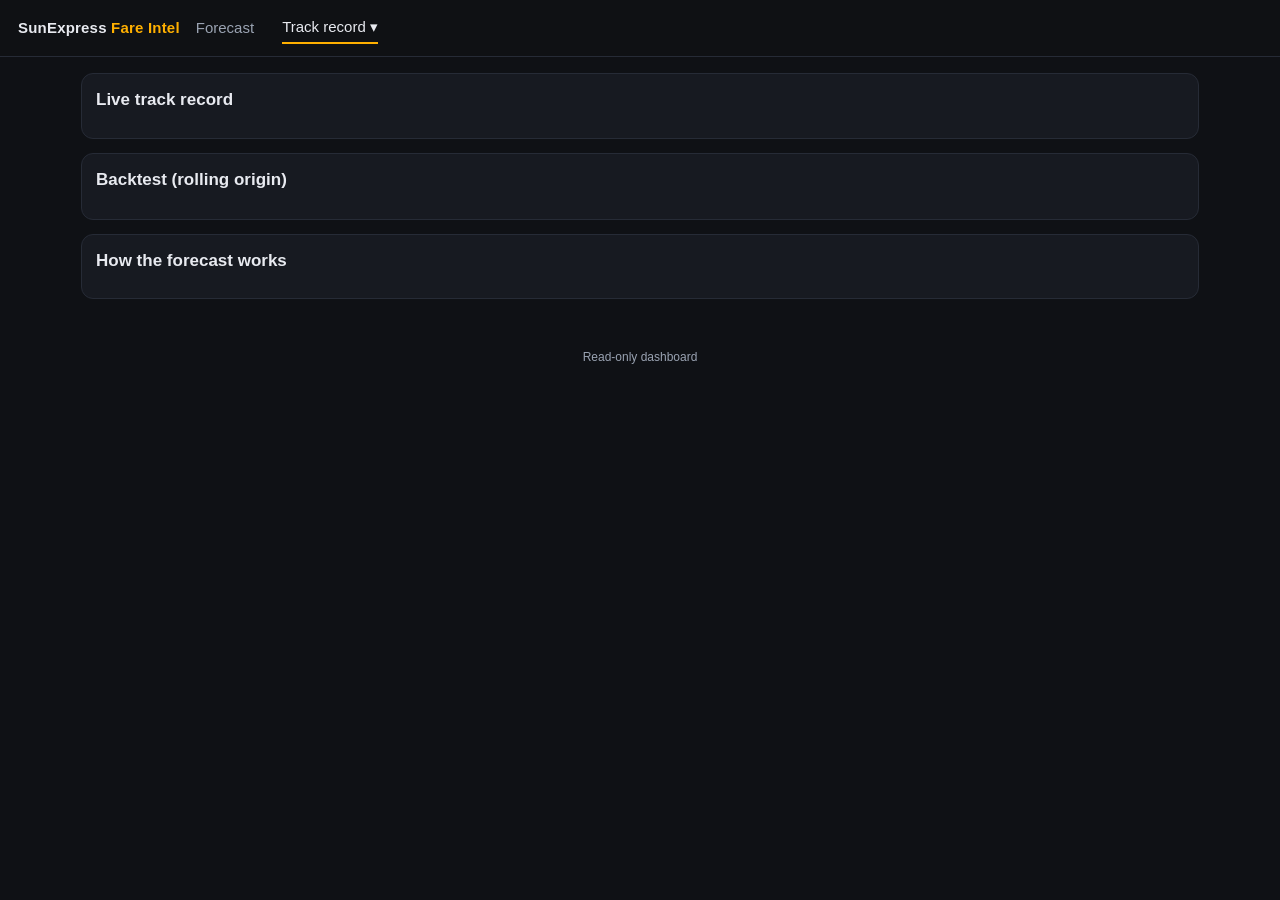
<file: track.html>
<!doctype html><html lang="en"><head><meta charset="utf-8"><meta name="robots" content="noindex,nofollow"><link rel="icon" href="data:,"><meta name="viewport" content="width=device-width,initial-scale=1">
<title>Track record · SunExpress Fare Intel</title><link rel="stylesheet" href="assets/style.css">
<script src="assets/chart.umd.min.js"></script><script src="assets/common.js"></script></head><body>
<script>FI.header('track.html')</script>
<main>
<div class="card"><h2>Live track record</h2><p class="small muted" id="lnote"></p><div id="live"></div></div>
<div class="card"><h2>Backtest (rolling origin)</h2><p class="small muted" id="bnote"></p><div class="scroll" id="bt"></div></div>
<div class="card"><h2>How the forecast works</h2><div class="small" id="how"></div></div>
</main><footer>Read-only dashboard</footer>
<script>
const $=id=>document.getElementById(id);const P=x=>x==null?'–':Math.round(x*100)+'%';const E=x=>x==null?'–':'€'+(+x).toFixed(1);
const NAME=m=>m.replace(/\/.*$/,'').replace('+cqr','').replace('blend_lgbm_chronos','Forecast (LightGBM + Chronos blend)').replace('naive_last','Baseline: last price').replace('naive_dbd_profile','Baseline: booking-curve profile').replace('legacy_q7','Old 7-day band (80%)').replace('lgbm_direct','LightGBM direct').replace('ens_lgbm_chronos','50/50 LightGBM + Chronos').replace('chronos_bolt_small','Chronos-Bolt zero-shot').replace('nhits','N-HiTS').replace('ens_lgbm_chronos_nhits','LGBM+Chronos+N-HiTS');
function tbl(rows,cols){return `<div class="scroll"><table><thead><tr>${cols.map(c=>`<th class="${c[2]||''}">${c[0]}</th>`).join('')}</tr></thead><tbody>${rows.map(r=>`<tr>${cols.map(c=>`<td class="${c[2]||''}">${c[1](r)}</td>`).join('')}</tr>`).join('')}</tbody></table></div>`;}
(async()=>{
 const [m,d]=await Promise.all([FI.json('data/forecast/meta.json'),FI.json('data/departures.json')]);FI.footer(d.meta);
 const lv=m.live||{},W=lv.windows||{};
 const snaps=Object.entries(lv.snapshots||{}).map(([k,v])=>`${NAME(k)} since ${v.first_origin} (${v.runs} runs)`).join(' · ');
 $('lnote').innerHTML=`Every refresh stores its forecast (7 quantiles per horizon) and later scores it against the observed price. Snapshots: ${snaps}. `+
  (lv.live_days?`<b>${lv.live_days} day(s)</b> of live scores (${lv.first_scored} → ${lv.last_scored}).`:'<b>No live scores yet</b>: the first forecast days are still in the future.')+
  (Object.keys(m.drift_adjust||{}).length?' Live drift detected: calibration currently uses the latest live residuals.':' Calibration: weekly split-conformal; switches to live residuals if live 90% coverage drifts >5 pts from nominal (≥150 scores/bucket).');
 let h='';
 for(const w of ['7d','30d','all'])if(W[w]){
  h+=`<h3>${w==='all'?'All time':'Last '+w}</h3>`+tbl(W[w].overall,[['Model',r=>NAME(r.model_version)],['n',r=>r.n,'num'],['Days',r=>r.days,'num'],['90% hit',r=>P(r.cov90),'num'],['50% hit',r=>P(r.cov50),'num hide-m'],['80% hit',r=>P(r.cov80),'num hide-m'],['Median err',r=>E(r.med_ae),'num'],['CRPS',r=>E(r.crps),'num hide-m']]);
  h+=tbl(W[w].by_bucket.filter(r=>r.model_version===m.version||r.model_version.startsWith('naive_last')),[['Model',r=>NAME(r.model_version)],['Horizon',r=>r.bucket+' d'],['n',r=>r.n,'num'],['90% hit',r=>P(r.cov90),'num'],['Median err',r=>E(r.med_ae),'num'],['MAE',r=>E(r.mae),'num hide-m']]);}
 $('live').innerHTML=h||'<p class="muted">Nothing scored yet.</p>';
 const a=m.accuracy,bt=m.backtest;
 $('bnote').innerHTML=`Weekly origins ${a.origins[0]} → ${a.origins[a.origins.length-1]}, every horizon up to the end of the data (${a.n_test.toLocaleString('en')} test forecasts per model). EUR metrics; CRPS ≈ 2 × mean pinball over 19 levels. Lower is better; coverage should be near 50% / 90%. Backtest run ${m.backtest_generated_at.slice(0,10)}.`;
 const order=['1-7','8-14','15-30','31-60'];
 const rows=bt.by_bucket.slice().sort((x,y)=>order.indexOf(x.bucket)-order.indexOf(y.bucket)||x.crps-y.crps);
 $('bt').innerHTML=tbl(bt.overall.filter(r=>r.variant==='cqr'||r.model.startsWith('naive')).sort((x,y)=>x.crps-y.crps),[['Model (all horizons)',r=>NAME(r.model)+(r.model===m.model?' ✓':'')],['CRPS',r=>E(r.crps),'num'],['Pinball',r=>E(r.pinball),'num hide-m'],['MAE',r=>E(r.mae),'num'],['50%',r=>P(r.cov50),'num'],['90%',r=>P(r.cov90),'num']])+
  tbl(rows,[['Horizon',r=>r.bucket+' d'],['Model',r=>NAME(r.model)],['CRPS',r=>E(r.crps),'num'],['MAE',r=>E(r.mae),'num'],['50%',r=>P(r.cov50),'num hide-m'],['90%',r=>P(r.cov90),'num']]);
 $('how').innerHTML=`<p><b>Model.</b> A blend of a direct multi-horizon LightGBM quantile model (one global model, horizon as a feature, pooled across all routes; days-to-departure, weekday, month, French and Turkish school and public holidays, recent price moves) and the Chronos-Bolt time-series foundation model used zero-shot. LightGBM gets all the weight up to 10 days, ramping to 50/50 from 20 days, the split that won the backtest. Beyond the longest horizon seen in training the spread grows with √horizon.</p>
 <p><b>Calibration.</b> Split conformalized quantile regression per horizon bucket (1–7, 8–14, 15–30, 31–60, 61+ days) on the most recent week of targets, for the 50%, 80% and 90% bands.</p>
 <p><b>Paths.</b> A Gaussian copula ties the horizons together (correlation (h₁/h₂)^β with β=${m.beta}, chosen so the predicted chance of a ≥€3 dip within 28 days matches what happened in the backtest). 2,000 sampled paths give the expected lowest price and when it is likely. A return pair samples both legs (cross-leg correlation ${m.rho_x}) and adds them on each day, so its bands are proper sums rather than added quantiles.</p>
 <p><b>Weak spots.</b> Only about 9 weeks of history: horizons over 60 days are extrapolated and untested; long-horizon bands under-covered in the backtest (see 31–60 d); Gaziantep and Kayseri have a handful of seasonal flights and lean on the pooled model; prices sit unchanged ~60% of days, so 50% bands often over-cover.</p>`;
})();
</script></body></html>
</file>
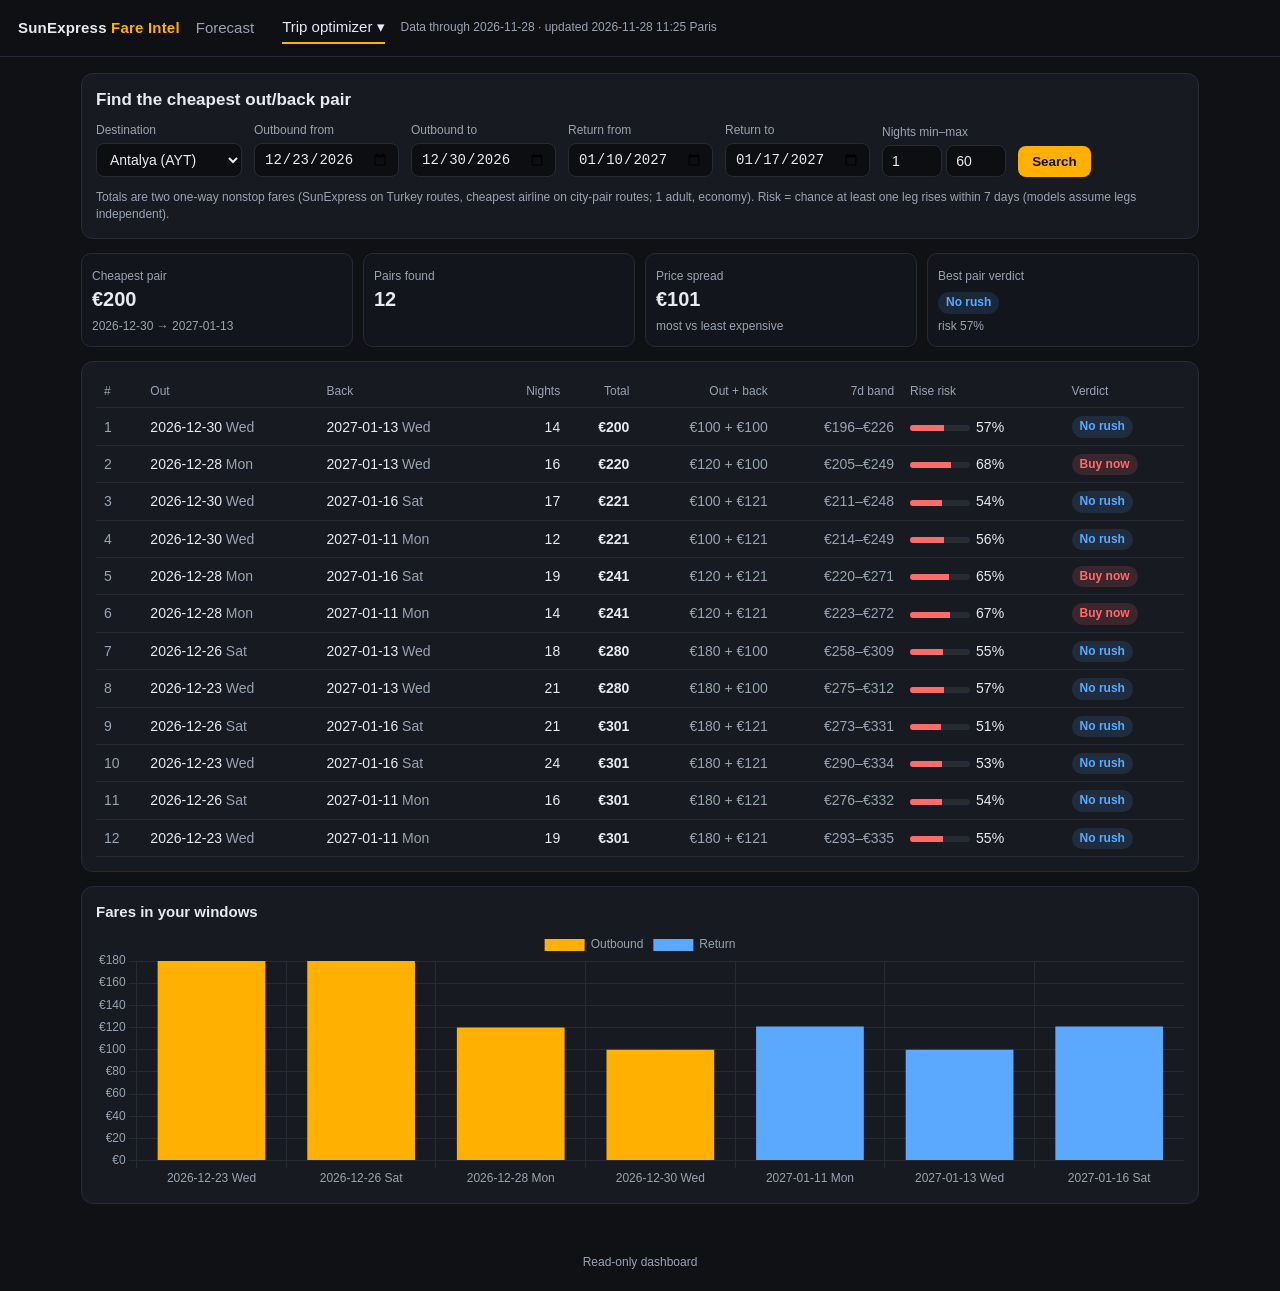
<file: trip.html>
<!doctype html><html lang="en"><head><meta charset="utf-8"><meta name="robots" content="noindex,nofollow"><link rel="icon" href="data:,"><meta name="viewport" content="width=device-width,initial-scale=1">
<title>Trip optimizer · SunExpress Fare Intel</title><link rel="stylesheet" href="assets/style.css">
<script src="assets/chart.umd.min.js"></script><script src="assets/common.js"></script><script src="assets/pair.js"></script><script src="assets/trip.js"></script></head><body>
<script>FI.header('trip.html')</script>
<main>
<div class="card"><h2>Find the cheapest out/back pair</h2><div class="row">
 <div><label>Destination</label><select id="dest"><option value="AYT">Antalya (AYT)</option><option value="ADB">Izmir (ADB)</option><option value="GZT">Gaziantep (GZT)</option><option value="ASR">Kayseri (ASR)</option><option value="">Any</option></select></div>
 <div><label>Outbound from</label><input type="date" id="outFrom" value="2026-12-23"></div>
 <div><label>Outbound to</label><input type="date" id="outTo" value="2026-12-30"></div>
 <div><label>Return from</label><input type="date" id="backFrom" value="2027-01-10"></div>
 <div><label>Return to</label><input type="date" id="backTo" value="2027-01-17"></div>
 <div><label>Nights min–max</label><input type="number" id="minN" value="1" style="width:60px"> <input type="number" id="maxN" value="60" style="width:60px"></div>
 <div><button id="go">Search</button></div>
</div><p class="small muted" style="margin-bottom:0">Totals are two one-way nonstop fares (SunExpress on Turkey routes, cheapest airline on city-pair routes; 1 adult, economy). Risk = chance at least one leg rises within 7 days (models assume legs independent).</p></div>
<div class="kpis" id="kpis"></div>
<div class="card" style="margin-top:14px"><div class="scroll"><table><thead><tr><th>#</th><th>Out</th><th>Back</th><th class="num">Nights</th><th class="num">Total</th><th class="num hide-m">Out + back</th><th class="num hide-m">7d band</th><th>Rise risk</th><th>Verdict</th></tr></thead><tbody id="tb"></tbody></table></div></div>
<div class="card"><h3 style="margin-top:0">Fares in your windows</h3><div class="chartbox" style="height:260px"><canvas id="chart"></canvas></div></div>
</main><footer>Read-only dashboard</footer>
<script>
let DEP,META,chart;const $=id=>document.getElementById(id);
const F=['dest','outFrom','outTo','backFrom','backTo','minN','maxN'];
(async()=>{const d=await FI.json('data/departures.json');DEP=d.departures;META=d.meta;FI.footer(META);
 $('dest').innerHTML=PAIR.dests(META).map(x=>`<option value="${x}">${META.city[x]||x} (${x})</option>`).join('')+'<option value="">Any</option>';
 const qs=new URLSearchParams(location.search);F.forEach(k=>{if(qs.has(k))$(k).value=qs.get(k)});
 $('go').onclick=run;run();})();
function run(){
 const o={dest:$('dest').value,outFrom:$('outFrom').value,outTo:$('outTo').value,backFrom:$('backFrom').value,backTo:$('backTo').value,minN:+$('minN').value,maxN:+$('maxN').value};
 history.replaceState(null,'','?'+new URLSearchParams(o));
 const r=rankTrips(DEP,o);const top=r.slice(0,40);
 const best=r[0];
 $('kpis').innerHTML=r.length?`<div class="kpi"><span class="muted small">Cheapest pair</span><b>${FI.eur(best.total)}</b><span class="small muted">${best.out.dep_date} → ${best.back.dep_date}</span></div>
 <div class="kpi"><span class="muted small">Pairs found</span><b>${r.length}</b></div>
 <div class="kpi"><span class="muted small">Price spread</span><b>${FI.eur(r[r.length-1].total-best.total)}</b><span class="small muted">most vs least expensive</span></div>
 <div class="kpi"><span class="muted small">Best pair verdict</span><b>${FI.pill(best.verdict)}</b><span class="small muted">risk ${FI.pct(best.risk)}</span></div>`:'<div class="kpi">No priced pairs in these windows.</div>';
 $('tb').innerHTML=top.map((t,i)=>`<tr onclick="location.href='explorer.html?route=${t.out.route}&dep=${encodeURIComponent(t.out.id)}'"><td class="muted">${i+1}</td>
 <td>${t.out.dep_date} <span class="muted">${t.out.dow}</span>${t.out.sale?'<span class="tag">drop</span>':''}</td><td>${t.back.dep_date} <span class="muted">${t.back.dow}</span>${t.back.sale?'<span class="tag">drop</span>':''}</td>
 <td class="num">${t.nights}</td><td class="num"><b>${FI.eur(t.total)}</b></td><td class="num hide-m muted">${FI.eur(t.out.price)} + ${FI.eur(t.back.price)}</td>
 <td class="num hide-m muted">${FI.eur(t.band[0])}–${FI.eur(t.band[1])}</td><td>${FI.bar(t.risk)}</td><td>${FI.pill(t.verdict)}</td></tr>`).join('');
 const inW=(d,a,b)=>d.dep_date>=a&&d.dep_date<=b&&d.price!=null&&(!o.dest||d.dest===o.dest||d.origin===o.dest);
 const outs=DEP.filter(d=>d.dir==='out'&&inW(d,o.outFrom,o.outTo)),backs=DEP.filter(d=>d.dir==='back'&&inW(d,o.backFrom,o.backTo));
 const labels=[...outs,...backs].map(d=>d.dep_date+' '+d.dow+(o.dest?'':' '+(d.dir==='out'?d.dest:d.origin)));
 if(chart)chart.destroy();
 chart=new Chart($('chart'),{type:'bar',data:{labels,datasets:[{label:'Outbound',data:[...outs.map(d=>d.price),...backs.map(()=>null)],backgroundColor:'#ffb000'},{label:'Return',data:[...outs.map(()=>null),...backs.map(d=>d.price)],backgroundColor:'#5aa9ff'}]},
  options:{responsive:true,maintainAspectRatio:false,scales:{x:{stacked:true},y:{ticks:{callback:v=>'€'+v}}}}});
}
</script></body></html>
</file>
<file: assets/style.css>
:root{--bg:#0f1115;--card:#171a21;--line:#262b36;--fg:#e8eaf0;--mut:#9aa3b2;--acc:#ffb000;--good:#3ecf8e;--bad:#ff6b6b;--warn:#f5a524;--blue:#5aa9ff}
*{box-sizing:border-box}body{margin:0;font:15px/1.45 -apple-system,BlinkMacSystemFont,"Segoe UI",Roboto,sans-serif;background:var(--bg);color:var(--fg)}
header{display:flex;align-items:center;gap:16px;flex-wrap:wrap;padding:12px 18px;border-bottom:1px solid var(--line);position:sticky;top:0;background:rgba(15,17,21,.95);z-index:5}
header .brand{font-weight:700;letter-spacing:.2px}header .brand span{color:var(--acc)}
nav a{color:var(--mut);text-decoration:none;margin-right:14px;padding:4px 0}nav a.on{color:var(--fg);border-bottom:2px solid var(--acc)}
main{max-width:1150px;margin:0 auto;padding:16px}
.card{background:var(--card);border:1px solid var(--line);border-radius:12px;padding:14px;margin-bottom:14px}
.row{display:flex;gap:12px;flex-wrap:wrap;align-items:flex-end}.row>*{flex:0 0 auto}
label{display:block;font-size:12px;color:var(--mut);margin-bottom:3px}
select,input{background:#0c0e12;color:var(--fg);border:1px solid var(--line);border-radius:8px;padding:7px 9px;font-size:14px}
button{background:var(--acc);color:#111;border:0;border-radius:8px;padding:8px 14px;font-weight:600;cursor:pointer}
table{width:100%;border-collapse:collapse;font-size:14px}th,td{padding:7px 8px;border-bottom:1px solid var(--line);text-align:left;white-space:nowrap}
th{color:var(--mut);font-weight:500;font-size:12px;position:sticky;top:0;background:var(--card)}
tbody tr{cursor:pointer}tbody tr:hover{background:#1d212a}tr.sel{background:#232838}
.num{text-align:right;font-variant-numeric:tabular-nums}
.pill{display:inline-block;padding:2px 8px;border-radius:999px;font-size:12px;font-weight:600}
.v-buy{background:rgba(255,107,107,.15);color:var(--bad)}.v-wait{background:rgba(62,207,142,.15);color:var(--good)}
.v-norush{background:rgba(90,169,255,.13);color:var(--blue)}.v-none,.v-check{background:#262b36;color:var(--mut)}
.f-low{color:var(--good)}.f-high{color:var(--bad)}.f-typical{color:var(--mut)}
.muted{color:var(--mut)}.small{font-size:12px}.tag{font-size:11px;color:#111;background:var(--acc);border-radius:4px;padding:1px 5px;margin-left:4px}
.kpis{display:grid;grid-template-columns:repeat(auto-fit,minmax(160px,1fr));gap:10px}
.kpi{background:#12151b;border:1px solid var(--line);border-radius:10px;padding:10px}.kpi b{font-size:20px;display:block}
.scroll{max-height:520px;overflow:auto}.chartbox{position:relative;height:320px}
h2{font-size:17px;margin:0 0 10px}h3{font-size:15px;margin:14px 0 6px}
.grid2{display:grid;grid-template-columns:1fr 1fr;gap:14px}@media(max-width:800px){.bar{display:none}.grid2{grid-template-columns:1fr}.hide-m{display:none}th,td{padding:6px 5px}}
footer{color:var(--mut);font-size:12px;text-align:center;padding:20px}
.bar{height:6px;background:#262b36;border-radius:3px;overflow:hidden;width:60px;display:inline-block;vertical-align:middle;margin-right:6px}.bar i{display:block;height:100%;background:var(--bad)}
.seg{display:inline-flex;background:#0c0e12;border:1px solid var(--line);border-radius:10px;padding:3px;margin-bottom:12px}
.seg button{background:transparent;color:var(--mut);border-radius:8px;padding:7px 18px;font-weight:600}.seg button.on{background:var(--acc);color:#111}
.rrow .grow{flex:1 1 240px}.rrow .grow select{width:100%}
.leg{background:var(--card);border:1px solid var(--line);border-radius:12px;padding:14px;margin-bottom:14px}.leg h3{margin:0 0 8px}
.legrow{display:flex;gap:10px;align-items:baseline;flex-wrap:wrap;margin-bottom:6px}.big{font-size:22px}
table.kv td{border:0;padding:3px 8px 3px 0;white-space:normal}table.kv td:first-child{color:var(--mut);width:42%}
[hidden]{display:none!important}
@media(max-width:800px){.seg{display:flex}.seg button{flex:1}.rrow>div{flex:1 1 100%}.rrow select{width:100%}}
a{color:var(--blue)}
header a.brand{color:var(--fg);text-decoration:none}nav{display:flex;align-items:center;gap:14px}
details.more{position:relative}details.more summary{list-style:none;cursor:pointer;color:var(--mut);padding:4px 0}details.more summary::-webkit-details-marker{display:none}
details.more summary.on{color:var(--fg);border-bottom:2px solid var(--acc)}
details.more .menu{position:absolute;right:0;top:30px;background:var(--card);border:1px solid var(--line);border-radius:10px;padding:6px;min-width:210px;z-index:20;box-shadow:0 8px 30px rgba(0,0,0,.5)}
details.more .menu a{display:block;margin:0;padding:9px 10px;border-radius:6px;color:var(--fg)}details.more .menu a:hover,details.more .menu a.on{background:#232838}
/* focus view */
.focus{max-width:760px}
.pick{display:grid;grid-template-columns:1fr 1fr;gap:10px}.pick .full{grid-column:1/-1}.pick select{width:100%;padding:10px;font-size:15px}
.seg.sm button{padding:6px 12px;font-size:13px}
.hero{display:flex;align-items:baseline;gap:12px;flex-wrap:wrap;margin:4px 0 2px}.hero .price{font-size:40px;font-weight:700;letter-spacing:-.5px}
.hero .sub{color:var(--mut);font-size:13px}
.vline{font-size:16px;margin:6px 0 12px;padding:10px 12px;border-radius:10px;background:#12151b;border-left:4px solid var(--mut)}
.vline.buy{border-color:var(--bad)}.vline.wait{border-color:var(--good)}.vline.hold{border-color:var(--blue)}
.chartbox.hero-chart{height:340px}
.stats{display:grid;grid-template-columns:repeat(3,1fr);gap:8px;margin-top:10px}.stat{background:#12151b;border:1px solid var(--line);border-radius:10px;padding:8px 10px}
.stat b{display:block;font-size:18px}.stat span{font-size:11px;color:var(--mut)}
.legend{display:flex;gap:12px;flex-wrap:wrap;font-size:12px;color:var(--mut);margin-top:6px}.legend i{display:inline-block;width:14px;height:8px;border-radius:2px;margin-right:4px;vertical-align:middle}
.acc{font-size:12.5px;color:var(--mut);line-height:1.5;margin-top:10px}.acc b{color:var(--fg);font-weight:600}
@media(max-width:800px){.hero .price{font-size:34px}.chartbox.hero-chart{height:280px}.stats{grid-template-columns:repeat(3,1fr)}.stat b{font-size:16px}
 header{gap:10px;padding:10px 12px}header #asof{width:100%;order:3;font-size:11px}main{padding:10px}}
</file>
